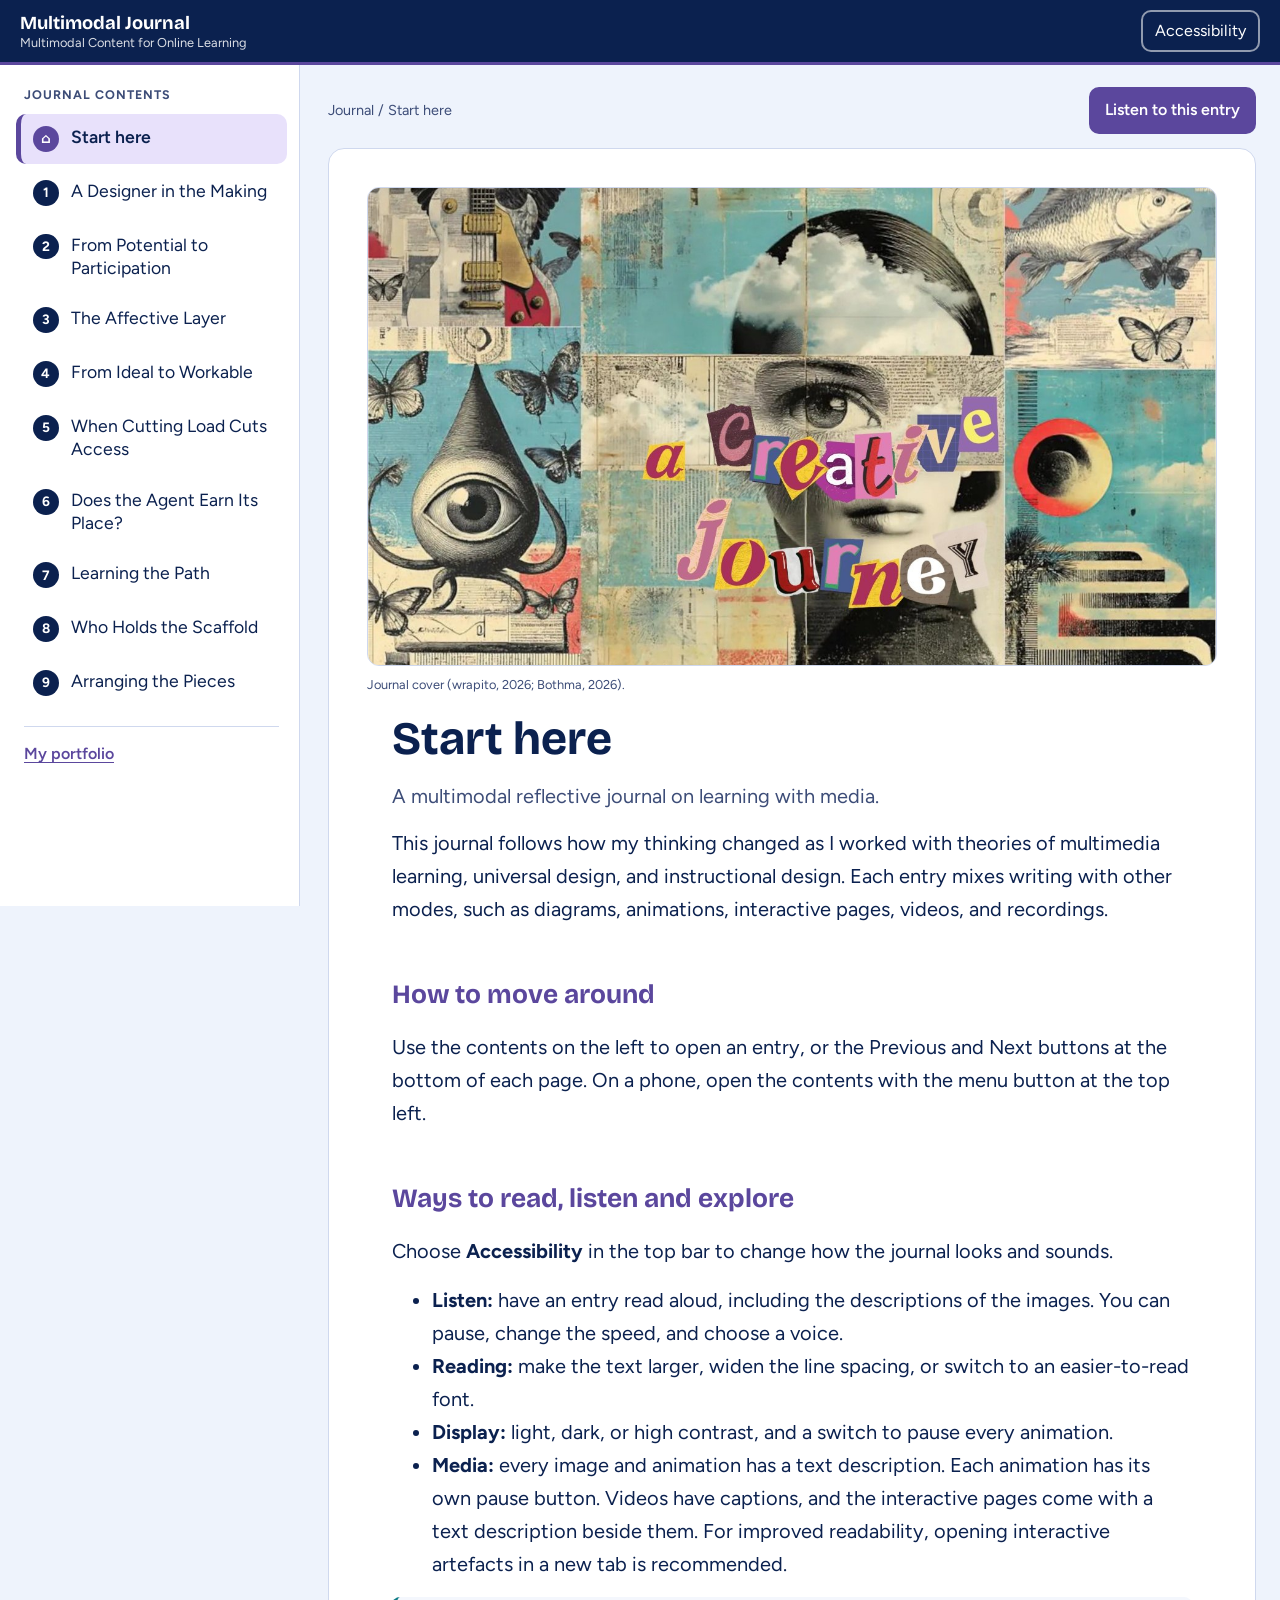
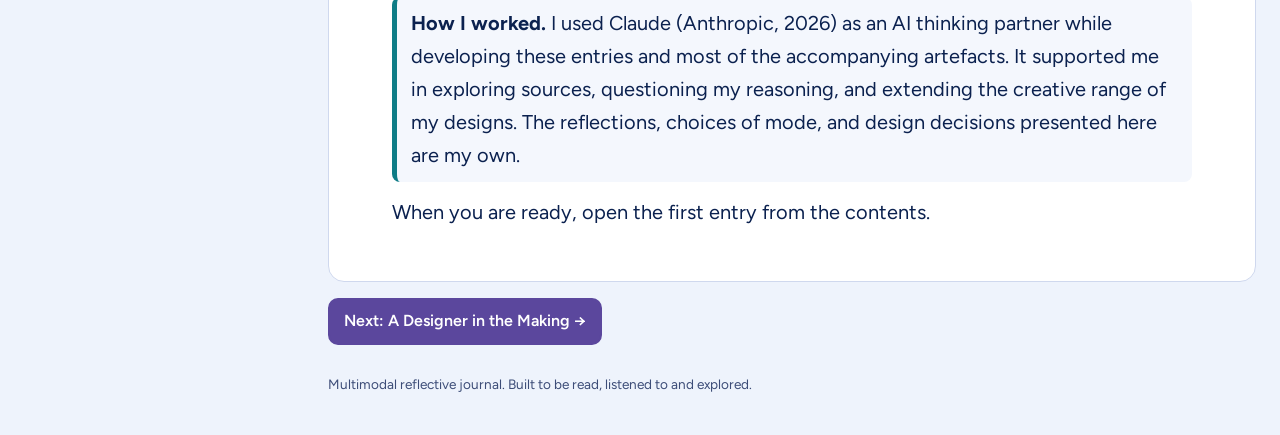
<file: index.html>
<!doctype html>
<html lang="en">
<head>
<meta charset="utf-8">
<meta name="viewport" content="width=device-width, initial-scale=1">
<title>Multimodal Journal</title>
<meta name="description" content="A multimodal reflective journal on learning with media, with accessibility tools built in.">
<link rel="preconnect" href="https://fonts.googleapis.com">
<link rel="stylesheet" href="https://fonts.googleapis.com/css2?family=Atkinson+Hyperlegible:wght@400;700&family=Bricolage+Grotesque:wght@600;700&family=Figtree:wght@400;500;600;700&display=swap">
<link rel="stylesheet" href="css/style.css">
</head>
<body>
<a class="skip" href="#content">Skip to the journal entry</a>

<header class="topbar">
  <button id="menuBtn" class="icon-btn menu-btn" aria-expanded="false" aria-controls="sidebar">
    <span aria-hidden="true">☰</span><span class="sr">Journal contents</span>
  </button>
  <div class="brand">
    <span class="brand-title">Multimodal Journal</span>
    <span class="brand-sub">Multimodal Content for Online Learning</span>
  </div>
  <button id="a11yBtn" class="pill-btn" aria-expanded="false" aria-controls="a11y">Accessibility</button>
</header>

<section id="a11y" class="a11y" aria-label="Accessibility settings" hidden>
  <div class="a11y-grid">
    <fieldset>
      <legend>Listen</legend>
      <div class="row">
        <button id="aPlay" class="btn">Play</button>
        <button id="aStop" class="btn ghost">Stop</button>
      </div>
      <label>Speed
        <select id="aRate">
          <option value="0.8">Slower</option>
          <option value="1" selected>Normal</option>
          <option value="1.25">Faster</option>
          <option value="1.5">Fastest</option>
        </select>
      </label>
      <label>Voice <select id="aVoice"><option value="">Default voice</option></select></label>
      <p class="hint" id="aHint"></p>
    </fieldset>
    <fieldset>
      <legend>Reading</legend>
      <div class="row">
        <button id="aSmaller" class="btn ghost" aria-label="Smaller text">A−</button>
        <button id="aReset" class="btn ghost">Reset</button>
        <button id="aLarger" class="btn ghost" aria-label="Larger text">A+</button>
      </div>
      <label class="check"><input type="checkbox" id="aFont"> Easier-to-read font</label>
      <label class="check"><input type="checkbox" id="aSpacing"> Wider line spacing</label>
    </fieldset>
    <fieldset>
      <legend>Display</legend>
      <label>Theme
        <select id="aTheme">
          <option value="auto">Match my device</option>
          <option value="light">Light</option>
          <option value="dark">Dark</option>
          <option value="hc">High contrast</option>
        </select>
      </label>
      <label class="check"><input type="checkbox" id="aMotion"> Pause animations</label>
    </fieldset>
  </div>
</section>

<div class="layout">
  <nav id="sidebar" class="sidebar" aria-label="Journal contents">
    <p class="side-label">Journal contents</p>
    <ol id="entryList" class="entry-list"></ol>
    <p class="side-link"><a href="https://zandaleyid.github.io" target="_blank" 
    rel="noopener">My portfolio<span class="sr"> (opens in a new tab)</span></a></p>
  </nav>
  <div id="scrim" class="scrim" hidden></div>

  <main id="main" class="main">
    <div id="siteStrip" class="site-strip" hidden></div>
    <div class="pagebar" id="pagebar">
      <p id="crumb" class="crumb"></p>
      <div class="row">
        <button id="listenBtn" class="btn">Listen to this entry</button>
      </div>
    </div>
    <article id="content" class="content" tabindex="-1" aria-live="polite"></article>
    <nav class="pager" aria-label="Entry navigation">
      <a id="prevLink" class="btn ghost" href="#" hidden></a>
      <a id="nextLink" class="btn" href="#" hidden></a>
    </nav>
    <footer class="foot">Multimodal reflective journal. Built to be read, listened to and explored.</footer>
  </main>
</div>

<script src="js/app.js"></script>
</body>
</html>
</file>
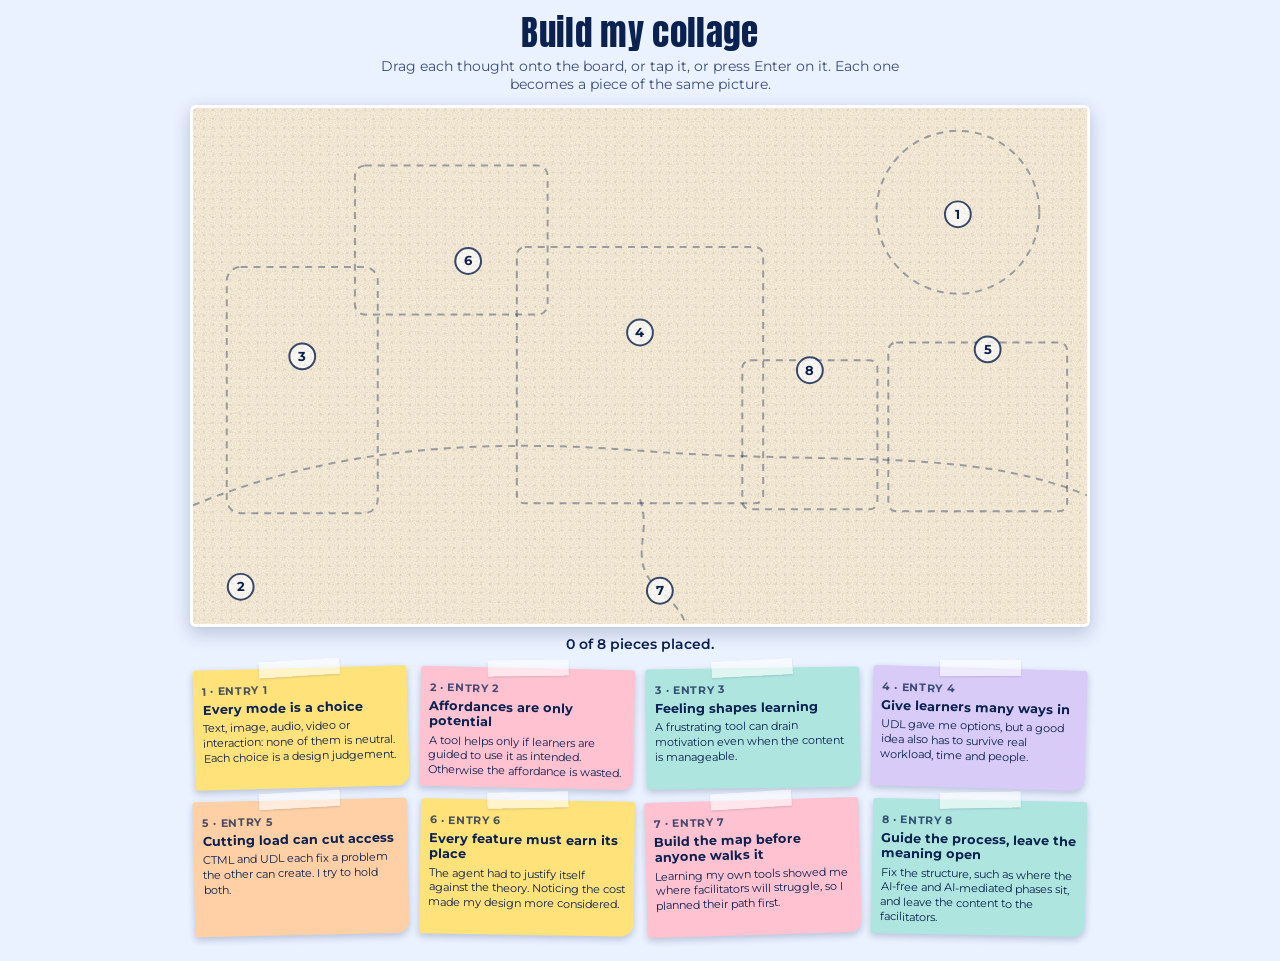
<file: final-collage.html>
<!doctype html>
<html lang="en">
<head>
<meta charset="utf-8">
<meta name="viewport" content="width=device-width, initial-scale=1">
<title>Build the collage: what this module taught me</title>
<link rel="preconnect" href="https://fonts.googleapis.com">
<link rel="stylesheet" href="https://fonts.googleapis.com/css2?family=Abril+Fatface&family=Anton&family=Montserrat:ital,wght@0,400;0,600;0,700;1,400&family=Special+Elite&display=swap">
<style>
:root{--bg:#eaf1ff;--navy:#0b214f;--muted:#3d4d78;--purple:#5b479d;--teal:#0e7c86}
*{box-sizing:border-box}
body{margin:0;background:var(--bg);color:var(--navy);font-family:Montserrat,system-ui,sans-serif;padding:14px 16px 18px}
h1{font-family:Anton,Impact,"Arial Narrow",sans-serif;font-weight:400;text-align:center;margin:0 0 4px;font-size:clamp(1.3rem,5vw,2.2rem);letter-spacing:.01em;line-height:1.1}
.sub{text-align:center;margin:0 auto 12px;font-size:.9rem;max-width:62ch;color:var(--muted)}
.wrap{max-width:900px;margin:0 auto}
.board{position:relative;border-radius:6px;box-shadow:0 6px 18px rgba(11,33,79,.22);overflow:hidden;background:#f6ecd8;border:3px solid #fff;outline:2px dashed transparent;transition:outline-color .15s}
.board.over{outline-color:var(--purple)}
.board svg{display:block;width:100%;height:auto}
.badge circle{fill:#fff;stroke:var(--navy);stroke-width:2;opacity:.8}
.badge text{font:700 13px Montserrat,sans-serif;fill:var(--navy);text-anchor:middle;dominant-baseline:central}
.placed .badge circle{fill:var(--navy);opacity:1}
.placed .badge text{fill:#fff}
.ghost{fill:none;stroke:var(--navy);stroke-width:2;stroke-dasharray:7 6;opacity:.38}
.slot.hint .ghost{opacity:1;stroke:var(--purple);stroke-width:3;animation:pulse 1s ease-in-out infinite}
.slot.hint .badge circle{opacity:1;stroke:var(--purple);stroke-width:3}
@keyframes pulse{50%{stroke-opacity:.35}}
.piece{opacity:0}
.slot.placed .piece{opacity:1}
.slot.placed .ghost{display:none}
.slot.flash .piece{animation:flash .9s ease}
@keyframes flash{30%{filter:brightness(1.25) drop-shadow(0 0 10px #fff)}}
.extras{opacity:0;transition:opacity .8s}
.done .extras{opacity:1}
.wing{animation:flap .5s ease-in-out infinite alternate}
.wing.r{animation-delay:0s}
@keyframes flap{to{transform:scaleX(.5)}}
.status{min-height:1.5em;text-align:center;font-weight:600;font-size:.88rem;margin:8px 0 4px}
.tools{text-align:center;margin:0 0 6px}
.tools[hidden]{display:none}
.tools button{font:inherit;font-weight:700;font-size:.85rem;background:var(--navy);color:#fff;border:0;border-radius:999px;padding:8px 16px;cursor:pointer}
button:focus-visible{outline:3px solid #f2b84b;outline-offset:3px}
.tray{display:grid;grid-template-columns:repeat(4,1fr);gap:12px;padding:8px 4px}
.card{all:unset;box-sizing:border-box;display:flex;flex-direction:column;gap:4px;position:relative;cursor:grab;padding:14px 9px 9px;border-radius:3px 3px 12px 3px;background:var(--c);box-shadow:0 3px 7px rgba(11,33,79,.22);transform:rotate(var(--r,0deg));transition:transform .2s,opacity .3s;touch-action:manipulation;user-select:none;-webkit-user-select:none}
.card::before{content:"";position:absolute;top:-8px;left:50%;width:38%;height:16px;transform:translateX(-50%) rotate(-2deg);background:rgba(255,255,255,.6);box-shadow:0 1px 2px rgba(11,33,79,.15)}
.card:hover{transform:rotate(0) scale(1.03)}
.card:focus-visible{outline:3px solid #f2b84b;outline-offset:3px}
.card .n{font-weight:700;font-size:.68rem;letter-spacing:.06em;text-transform:uppercase;opacity:.75}
.card .t{font-weight:700;font-size:.8rem;line-height:1.2}
.card .d{font-size:.7rem;line-height:1.32}
.card[aria-disabled=true]{opacity:.5;cursor:pointer;box-shadow:none}
.card[aria-disabled=true] .n::after{content:" ✓"}
.dragging{position:fixed;z-index:50;pointer-events:none;margin:0;transform:rotate(4deg) scale(1.04)!important;box-shadow:0 12px 24px rgba(11,33,79,.35);opacity:.95}
@media(max-width:700px){.tray{grid-template-columns:repeat(2,1fr);gap:12px}.card .d{font-size:.68rem}}
@media(prefers-reduced-motion:reduce){*{animation:none!important;transition:none!important}}
.sr{position:absolute;width:1px;height:1px;overflow:hidden;clip:rect(0 0 0 0);white-space:nowrap}
</style>
</head>
<body>
<div class="wrap">
<h1>Build my collage</h1>
<p class="sub" id="how">Drag each thought onto the board, or tap it, or press Enter on it. Each one becomes a piece of the same picture.</p>

<div class="board" id="board">
<svg id="svg" viewBox="0 0 900 520" role="img" aria-labelledby="svgtitle">
<title id="svgtitle">A paper-cut collage scene, still empty.</title>
<defs>
<filter id="torn" x="-6%" y="-6%" width="112%" height="112%">
<feTurbulence type="fractalNoise" baseFrequency="0.045" numOctaves="2" seed="4" result="n"/>
<feDisplacementMap in="SourceGraphic" in2="n" scale="5" xChannelSelector="R" yChannelSelector="G" result="d"/>
<feDropShadow in="d" dx="2" dy="3" stdDeviation="2.2" flood-color="#0b214f" flood-opacity=".3"/>
</filter>
<filter id="grain" x="0" y="0" width="100%" height="100%">
<feTurbulence type="fractalNoise" baseFrequency="0.8" numOctaves="2" seed="9"/>
<feColorMatrix values="0 0 0 0 .3  0 0 0 0 .25  0 0 0 0 .2  0 0 0 .9 -.35"/>
</filter>
<filter id="lift" x="-20%" y="-20%" width="140%" height="140%"><feDropShadow dx="1.5" dy="2.5" stdDeviation="1.5" flood-color="#0b214f" flood-opacity=".4"/></filter>
<radialGradient id="glow" cx="50%" cy="60%" r="65%"><stop offset="0" stop-color="#fffbe0"/><stop offset=".6" stop-color="#ffe27a"/><stop offset="1" stop-color="#f6a35c"/></radialGradient>
<pattern id="dots" width="9" height="9" patternUnits="userSpaceOnUse"><circle cx="2" cy="2" r="1.2" fill="#0b214f" opacity=".08"/></pattern>
</defs>

<rect width="900" height="520" fill="#f6ecd8"/>
<rect width="900" height="520" fill="url(#dots)"/>

<!-- 1 SUN -->
<g class="slot" id="s1"><circle class="ghost" cx="770" cy="105" r="82"/>
<g class="piece" filter="url(#torn)"><polygon fill="#f2c94c" points="770,22 785,60 822,38 814,80 858,82 826,108 856,136 812,138 822,180 784,156 770,192 756,156 718,180 728,138 684,136 714,108 682,82 726,80 718,38 755,60"/><circle cx="770" cy="107" r="44" fill="#ef7d32"/><circle cx="770" cy="107" r="26" fill="#f6a35c"/></g>
<g class="badge"><circle cx="770" cy="107" r="13"/><text x="770" y="107">1</text></g></g>

<!-- 2 HILL -->
<g class="slot" id="s2"><path class="ghost" d="M0,400 C120,350 260,330 450,345 C640,360 780,340 900,390"/>
<g class="piece" filter="url(#torn)"><path fill="#d98aa6" d="M0,520 L0,400 C120,350 260,330 450,345 C640,360 780,340 900,390 L900,520Z"/><path fill="#c2708f" d="M0,520 L0,455 C200,418 420,445 900,425 L900,520Z"/><path fill="#8a5bb0" d="M0,520 L0,490 C260,470 560,500 900,478 L900,520Z"/></g>
<g class="badge"><circle cx="48" cy="482" r="13"/><text x="48" y="482">2</text></g></g>

<!-- 7 PATH (drawn before gate) -->
<g class="slot" id="s7"><path class="ghost" d="M450,394 C462,430 440,448 462,478 C480,494 492,506 496,520"/>
<g class="piece" filter="url(#torn)"><path fill="#f8efc9" d="M402,392 L498,392 C490,425 450,440 470,470 C486,492 520,506 548,520 L400,520 C396,500 420,486 424,468 C430,440 410,422 402,392Z"/><path fill="none" stroke="#c2708f" stroke-width="3" stroke-dasharray="2 10" stroke-linecap="round" d="M450,400 C462,432 440,450 462,480 C478,496 490,506 496,518"/></g>
<g class="badge"><circle cx="470" cy="486" r="13"/><text x="470" y="486">7</text></g></g>

<!-- 4 GATE -->
<g class="slot" id="s4"><rect class="ghost" x="326" y="140" width="248" height="258" rx="8"/>
<g class="piece" filter="url(#torn)"><path d="M338,392 V280 a112,112 0 0 1 224,0 V392Z" fill="#5cc4bd"/><path d="M350,392 V280 a100,100 0 0 1 200,0 V392Z" fill="#f2c94c"/><path d="M362,392 V280 a88,88 0 0 1 176,0 V392Z" fill="#ef7d32"/><path d="M374,392 V280 a76,76 0 0 1 152,0 V392Z" fill="#e8708f"/><path d="M388,392 V280 a62,62 0 0 1 124,0 V392Z" fill="url(#glow)"/>
<polygon points="425,291 427.5,297.5 434,300 427.5,302.5 425,309 422.5,302.5 416,300 422.5,297.5" fill="#fff"/><polygon points="478,255 480.0,260.0 485,262 480.0,264.0 478,269 476.0,264.0 471,262 476.0,260.0" fill="#fff"/><polygon points="458,330 459.4,333.6 463,335 459.4,336.4 458,340 456.6,336.4 453,335 456.6,333.6" fill="#fff"/><polygon points="414,352 415.1,354.9 418,356 415.1,357.1 414,360 412.9,357.1 410,356 412.9,354.9" fill="#f48fb1"/><polygon points="490,313 491.4,316.6 495,318 491.4,319.4 490,323 488.6,319.4 485,318 488.6,316.6" fill="#f48fb1"/>
<polygon points="450,150 458,170 478,170 462,182 468,202 450,190 432,202 438,182 422,170 442,170" fill="#f2c94c" stroke="#ef7d32" stroke-width="2"/>
<rect x="328" y="388" width="244" height="10" rx="3" fill="#8a5bb0"/></g>
<g class="badge"><circle cx="450" cy="226" r="13"/><text x="450" y="226">4</text></g></g>

<!-- 3 TREE -->
<g class="slot" id="s3"><rect class="ghost" x="34" y="160" width="152" height="248" rx="14"/>
<g class="piece" filter="url(#torn)"><g transform="translate(0,8)">
<path d="M84,402 C98,396 100,386 100,372 L120,372 C120,386 124,396 138,402Z" fill="#7a4a2a"/>
<path d="M110,380 C100,350 122,334 110,306 C102,286 120,272 112,252" stroke="#7a4a2a" stroke-width="17" fill="none" stroke-linecap="round"/>
<path d="M112,326 C132,318 146,304 150,288 M108,300 C92,292 82,280 78,264" stroke="#7a4a2a" stroke-width="8" fill="none" stroke-linecap="round"/>
<path d="M104,352 c10,-6 12,8 2,9 M110,322 c8,-5 10,6 2,8" stroke="#c2956a" stroke-width="2.5" fill="none" stroke-linecap="round"/>
<circle cx="74" cy="236" r="34" fill="#2f9e8f"/><circle cx="148" cy="236" r="34" fill="#2f9e8f"/><circle cx="110" cy="198" r="46" fill="#5cc4bd"/><circle cx="110" cy="240" r="42" fill="#5cc4bd"/><circle cx="78" cy="206" r="22" fill="#8fd3c9"/>
<g fill="#f48fb1"><circle cx="92" cy="190" r="7"/><circle cx="132" cy="206" r="7"/><circle cx="70" cy="240" r="6"/><circle cx="150" cy="240" r="6"/><circle cx="110" cy="170" r="6"/></g>
<g fill="#ef7d32"><circle cx="90" cy="260" r="8"/><circle cx="130" cy="262" r="8"/><circle cx="112" cy="222" r="7"/></g>
<polygon points="146,204 150,214 160,216 150,220 146,230 142,220 132,216 142,214" fill="#f2c94c"/>
<polygon points="66,196 69,203 76,205 69,208 66,215 63,208 56,205 63,203" fill="#f2c94c"/>
<path d="M60,282 C54,300 70,312 64,330" stroke="#0b214f" stroke-width="2" stroke-dasharray="2 7" fill="none" stroke-linecap="round" opacity=".5"/></g></g>
<g class="badge"><circle cx="110" cy="250" r="13"/><text x="110" y="250">3</text></g></g>

<!-- 6 SWALLOW -->
<g class="slot" id="s6"><rect class="ghost" x="163" y="58" width="194" height="150" rx="10"/>
<g class="piece" filter="url(#torn)"><g transform="translate(55,22)">
<path d="M126,168 C150,170 170,164 188,152 M120,184 C148,186 172,178 196,164" stroke="#0b214f" stroke-width="2.5" stroke-dasharray="3 9" stroke-linecap="round" fill="none" opacity=".45"/>
<path d="M246,114 C238,86 216,60 186,40 C206,72 214,98 220,120Z" fill="#14306e"/>
<polygon points="190,126 114,106 152,132 118,158 192,138" fill="#1f3f8f"/>
<path d="M176,128 C190,108 232,106 260,114 C272,118 278,124 278,128 C264,140 224,148 176,132Z" fill="#1f3f8f"/>
<path d="M190,136 C220,140 250,138 272,130 C262,142 226,150 190,138Z" fill="#fff3d6"/>
<ellipse cx="268" cy="129" rx="9" ry="5" fill="#d9603b"/>
<path d="M238,120 C212,98 178,76 136,64 C168,82 188,108 204,132Z" fill="#2f5fc0"/>
<path d="M226,118 C206,102 184,88 160,78" stroke="#14306e" stroke-width="2" fill="none" opacity=".5"/>
<polygon points="277,124 294,128 277,132" fill="#0b214f"/>
<circle cx="266" cy="120" r="4" fill="#fff"/><circle cx="267" cy="120" r="2" fill="#0b214f"/></g></g>
<g class="badge"><circle cx="277" cy="154" r="13"/><text x="277" y="154">6</text></g></g>

<!-- 8 SIGNPOST -->
<g class="slot" id="s8"><rect class="ghost" x="553" y="254" width="136" height="150" rx="8"/>
<g class="piece" filter="url(#torn)"><g transform="translate(-30,0)"><rect x="645" y="270" width="12" height="130" fill="#7a4a2a"/><polygon points="620,284 692,284 710,300 692,316 620,316" fill="#0b214f"/><polygon points="684,326 612,326 594,342 612,358 684,358" fill="#0e7c86"/><text x="634" y="305" font-family="Anton,sans-serif" font-size="14" fill="#fff" letter-spacing="1">GUIDE</text><text x="624" y="347" font-family="Anton,sans-serif" font-size="14" fill="#fff" letter-spacing="1">OPEN</text></g></g>
<g class="badge"><circle cx="621" cy="264" r="13"/><text x="621" y="264">8</text></g></g>

<!-- 5 SCALES -->
<g class="slot" id="s5"><rect class="ghost" x="700" y="236" width="180" height="170" rx="8"/>
<g class="piece" filter="url(#torn)"><rect x="796" y="262" width="8" height="128" fill="#0b214f"/><polygon points="772,400 828,400 818,384 782,384" fill="#0b214f"/><rect x="735" y="262" width="130" height="8" rx="4" fill="#0b214f"/><circle cx="800" cy="262" r="9" fill="#f2c94c"/><path d="M737,268 L717,330 M737,268 L757,330 M863,268 L843,330 M863,268 L883,330" stroke="#0b214f" stroke-width="2" fill="none"/><path d="M707,330 Q737,358 767,330Z" fill="#5cc4bd"/><path d="M833,330 Q863,358 893,330Z" fill="#f48fb1"/></g>
<g class="badge"><circle cx="800" cy="243" r="13"/><text x="800" y="243">5</text></g></g>

<!-- Finale extras -->
<g class="extras" id="extras" aria-hidden="true">
<g id="title"></g>
<g transform="translate(300,260) rotate(-14)"><g class="wing"><path d="M0,0 C-18,-24 -36,-6 -24,10 C-16,20 -4,12 0,0Z" fill="#ef7d32" stroke="#0b214f" stroke-width="2"/></g><g class="wing"><path d="M0,0 C18,-24 36,-6 24,10 C16,20 4,12 0,0Z" fill="#ef7d32" stroke="#0b214f" stroke-width="2"/></g><ellipse cx="0" cy="3" rx="2.5" ry="9" fill="#0b214f"/></g>
<g transform="translate(600,150) rotate(12)"><g class="wing"><path d="M0,0 C-18,-24 -36,-6 -24,10 C-16,20 -4,12 0,0Z" fill="#f48fb1" stroke="#0b214f" stroke-width="2"/></g><g class="wing"><path d="M0,0 C18,-24 36,-6 24,10 C16,20 4,12 0,0Z" fill="#f48fb1" stroke="#0b214f" stroke-width="2"/></g><ellipse cx="0" cy="3" rx="2.5" ry="9" fill="#0b214f"/></g>
<g transform="translate(268,350) rotate(-6)"><g class="wing"><path d="M0,0 C-14,-19 -28,-5 -19,8 C-13,16 -3,10 0,0Z" fill="#f2c94c" stroke="#0b214f" stroke-width="2"/></g><g class="wing"><path d="M0,0 C14,-19 28,-5 19,8 C13,16 3,10 0,0Z" fill="#f2c94c" stroke="#0b214f" stroke-width="2"/></g><ellipse cx="0" cy="2" rx="2" ry="7" fill="#0b214f"/></g>
</g>
<rect width="900" height="520" filter="url(#grain)" opacity=".5" style="mix-blend-mode:multiply;pointer-events:none"/>
</svg>
</div>

<p class="status" id="status" role="status" aria-live="polite">0 of 8 pieces placed.</p>
<div class="tools" id="tools" hidden><button id="reset" type="button">Take it apart and start again</button></div>
<div class="tray" id="tray"></div>
</div>

<script>
/* Edit the thoughts here. Keep the ids 1 to 8; each one is tied to a piece of the picture. */
var THOUGHTS = [
 {id:1, entry:"Entry 1", piece:"the sun", title:"Every mode is a choice", text:"Text, image, audio, video or interaction: none of them is neutral. Each choice is a design judgement.", c:"#ffe27a"},
 {id:2, entry:"Entry 2", piece:"the hill", title:"Affordances are only potential", text:"A tool helps only if learners are guided to use it as intended. Otherwise the affordance is wasted.", c:"#ffc2d1"},
 {id:3, entry:"Entry 3", piece:"the tree", title:"Feeling shapes learning", text:"A frustrating tool can drain motivation even when the content is manageable.", c:"#aee6df"},
 {id:4, entry:"Entry 4", piece:"the gate", title:"Give learners many ways in", text:"UDL gave me options, but a good idea also has to survive real workload, time and people.", c:"#d9cbf7"},
 {id:5, entry:"Entry 5", piece:"the scales", title:"Cutting load can cut access", text:"CTML and UDL each fix a problem the other can create. I try to hold both.", c:"#ffcfa5"},
 {id:6, entry:"Entry 6", piece:"the swallow", title:"Every feature must earn its place", text:"The agent had to justify itself against the theory. Noticing the cost made my design more considered.", c:"#ffe27a"},
 {id:7, entry:"Entry 7", piece:"the path", title:"Build the map before anyone walks it", text:"Learning my own tools showed me where facilitators will struggle, so I planned their path first.", c:"#ffc2d1"},
 {id:8, entry:"Entry 8", piece:"the signpost", title:"Guide the process, leave the meaning open", text:"Fix the structure, such as where the AI-free and AI-mediated phases sit, and leave the content to the facilitators.", c:"#aee6df"}
];
var FINAL_WORDS = "still becoming";
var FINAL_MESSAGE = "That is the whole picture, for now. Like this journal, it is not a final thought. I would rearrange it every time I learn something new.";

var svg=document.getElementById("svg"), board=document.getElementById("board"), tray=document.getElementById("tray");
var statusEl=document.getElementById("status"), resetBtn=document.getElementById("reset"), svgTitle=document.getElementById("svgtitle");
var placed={}, count=0, reduce=window.matchMedia("(prefers-reduced-motion: reduce)").matches;
var anchors={1:[770,107],2:[450,440],3:[110,250],4:[450,226],5:[800,243],6:[277,154],7:[470,486],8:[621,264]};
var rot=[-1.5,1.2,-.8,1.6,-1.2,.9,-1.6,1.1];

THOUGHTS.forEach(function(t,i){
  var b=document.createElement("button"); b.type="button"; b.className="card"; b.id="c"+t.id;
  b.style.setProperty("--c",t.c); b.style.setProperty("--r",rot[i]+"deg");
  b.innerHTML='<span class="n">'+t.id+' · '+t.entry+'</span><span class="t">'+t.title+'</span><span class="d">'+t.text+'</span>';
  b.setAttribute("aria-label",t.entry+": "+t.title+". "+t.text+" Press Enter to place it on the board as "+t.piece+".");
  tray.appendChild(b);
  b.addEventListener("pointerenter",function(){ if(!placed[t.id]) slot(t.id).classList.add("hint"); });
  b.addEventListener("pointerleave",function(){ slot(t.id).classList.remove("hint"); });
  b.addEventListener("focus",function(){ if(!placed[t.id]) slot(t.id).classList.add("hint"); });
  b.addEventListener("blur",function(){ slot(t.id).classList.remove("hint"); });
  b.addEventListener("click",function(){ if(b._dragged){b._dragged=false;return;} place(t.id,null); });
  b.addEventListener("pointerdown",function(e){ startDrag(e,b,t.id); });
});
function slot(id){return document.getElementById("s"+id);}

function place(id,from){
  if(placed[id]){ var s0=slot(id); s0.classList.remove("flash"); void s0.getBoundingClientRect(); s0.classList.add("flash"); return; }
  placed[id]=true; count++;
  var s=slot(id); s.classList.remove("hint"); s.classList.add("placed");
  var card=document.getElementById("c"+id); card.setAttribute("aria-disabled","true");
  var piece=s.querySelector(".piece");
  if(!reduce && piece.animate){
    var a=anchors[id], p=from||a, dx=p[0]-a[0], dy=p[1]-a[1];
    if(!from){ dx=(Math.random()<.5?-1:1)*60; dy=-90; }
    piece.style.transformBox="fill-box"; piece.style.transformOrigin="center";
    piece.animate([{transform:"translate("+dx+"px,"+dy+"px) rotate(-14deg) scale(.5)",opacity:0},{transform:"none",opacity:1}],{duration:650,easing:"cubic-bezier(.2,1.25,.4,1)"});
  }
  var t=THOUGHTS[id-1];
  statusEl.textContent=count+" of 8 pieces placed. "+t.entry+" became "+t.piece+": "+t.title+".";
  var names=THOUGHTS.filter(function(x){return placed[x.id];}).map(function(x){return x.piece;});
  svgTitle.textContent="A paper-cut collage scene. Pieces placed so far: "+names.join(", ")+".";
  document.getElementById("tools").hidden=false;
  if(count===8) finish();
}

function finish(){
  var g=document.getElementById("title");
  if(!g.firstChild){
    var fonts=["Abril Fatface","Special Elite","Anton","Abril Fatface"], cols=["#f6d9e0","#f2c94c","#5cc4bd","#8a5bb0","#ef7d32","#7a2c4a"], txt=["#7a2c4a","#0b214f","#0b214f","#fff","#fff","#fff"];
    var x=270, i=0;
    FINAL_WORDS.split("").forEach(function(ch){
      if(ch===" "){ x+=14; return; }
      var k=i%6, r=((i*37)%13)-6;
      var gr=document.createElementNS("http://www.w3.org/2000/svg","g");
      gr.setAttribute("transform","translate("+x+",36) rotate("+r+")");
      gr.setAttribute("filter","url(#lift)");
      gr.innerHTML='<rect x="-17" y="-24" width="35" height="46" fill="'+cols[k]+'"/><text x="0" y="0" text-anchor="middle" dominant-baseline="central" font-family="'+fonts[i%4]+'" font-size="34" font-weight="700" fill="'+txt[k]+'">'+ch+'</text>';
      g.appendChild(gr); x+=34; i++;
    });
  }
  board.classList.add("done");
  svg.classList.add("done");
  setTimeout(function(){ statusEl.textContent=FINAL_MESSAGE; },900);
}
resetBtn.addEventListener("click",function(){
  placed={}; count=0; svg.classList.remove("done"); board.classList.remove("done");
  document.querySelectorAll(".slot").forEach(function(s){s.classList.remove("placed","flash","hint");});
  document.querySelectorAll(".card").forEach(function(c){c.removeAttribute("aria-disabled");});
  statusEl.textContent="0 of 8 pieces placed."; svgTitle.textContent="A paper-cut collage scene, still empty."; document.getElementById("tools").hidden=true;
});
/* the .done class needs to sit on the svg wrapper for the extras */
var st=document.createElement("style"); st.textContent=".done .extras,svg.done .extras{opacity:1}"; document.head.appendChild(st);

function toSvg(cx,cy){ var pt=svg.createSVGPoint(); pt.x=cx; pt.y=cy; var m=svg.getScreenCTM(); if(!m) return null; var q=pt.matrixTransform(m.inverse()); return [q.x,q.y]; }
function startDrag(e,card,id){
  if(e.pointerType==="touch"||e.button!==0||placed[id]) return;
  var sx=e.clientX, sy=e.clientY, ghost=null, r=card.getBoundingClientRect(), moved=false;
  function mv(ev){
    if(!moved && Math.hypot(ev.clientX-sx,ev.clientY-sy)<6) return;
    if(!moved){ moved=true; ghost=card.cloneNode(true); ghost.removeAttribute("id"); ghost.classList.add("dragging"); ghost.style.width=r.width+"px"; document.body.appendChild(ghost); }
    ghost.style.left=(ev.clientX-r.width/2)+"px"; ghost.style.top=(ev.clientY-20)+"px";
    var b=board.getBoundingClientRect(); board.classList.toggle("over",ev.clientX>b.left&&ev.clientX<b.right&&ev.clientY>b.top&&ev.clientY<b.bottom);
  }
  function up(ev){
    window.removeEventListener("pointermove",mv); window.removeEventListener("pointerup",up);
    board.classList.remove("over");
    if(!moved) return;
    card._dragged=true; setTimeout(function(){card._dragged=false;},0);
    ghost.remove();
    var b=board.getBoundingClientRect();
    if(ev.clientX>b.left&&ev.clientX<b.right&&ev.clientY>b.top&&ev.clientY<b.bottom){ place(id,toSvg(ev.clientX,ev.clientY)); }
  }
  window.addEventListener("pointermove",mv); window.addEventListener("pointerup",up);
}
</script>
</body>
</html>
</file>
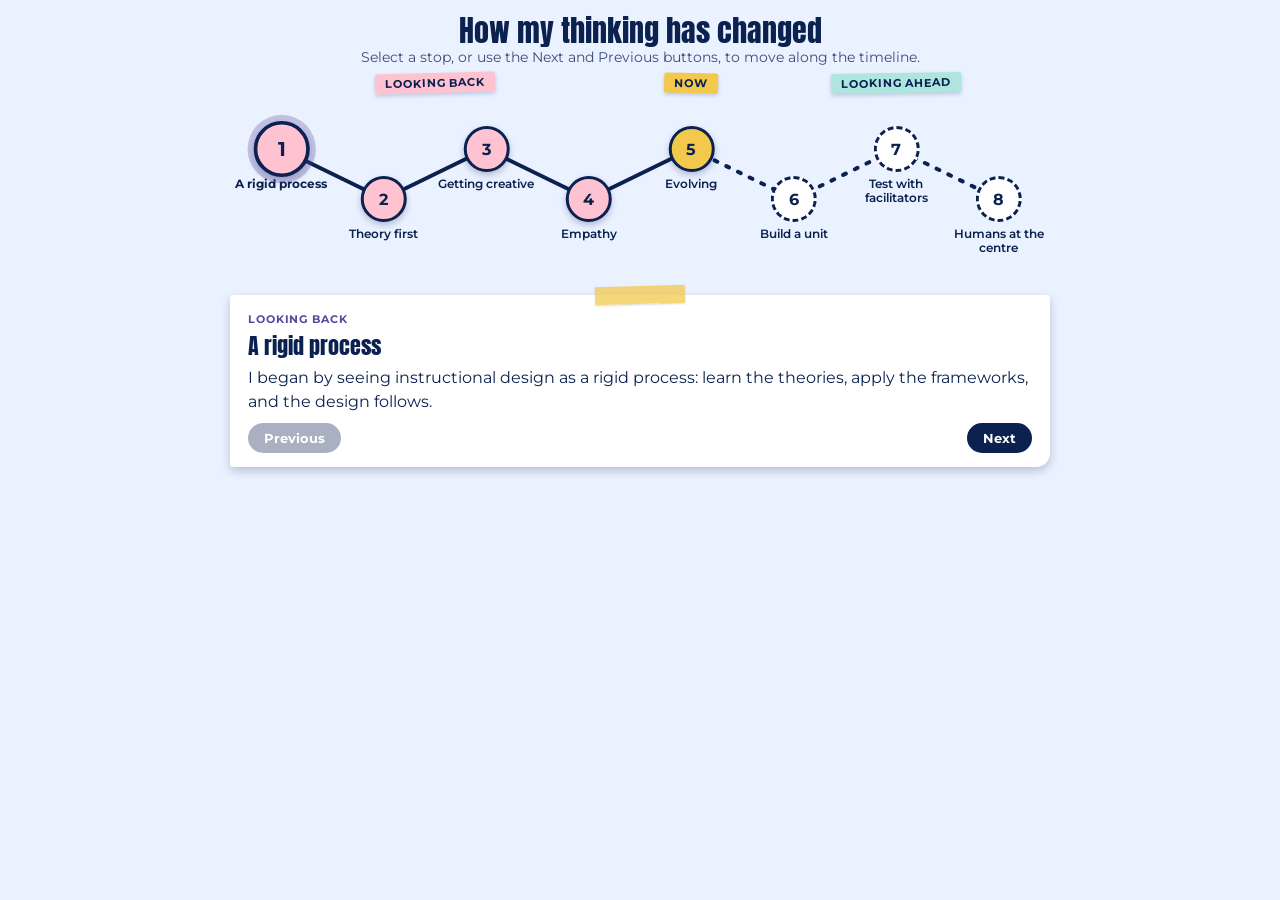
<file: reflection-timeline.html>
<!doctype html>
<html lang="en">
<head>
<meta charset="utf-8">
<meta name="viewport" content="width=device-width, initial-scale=1">
<title>Looking back and looking ahead: an interactive timeline</title>
<link rel="preconnect" href="https://fonts.googleapis.com">
<link rel="stylesheet" href="https://fonts.googleapis.com/css2?family=Anton&family=Montserrat:ital,wght@0,400;0,600;0,700;1,400&display=swap">
<style>
:root{--bg:#eaf1ff;--navy:#0b214f;--muted:#3d4d78;--purple:#5b479d;--teal:#0e7c86}
*{box-sizing:border-box}
body{margin:0;background:var(--bg);color:var(--navy);font-family:Montserrat,system-ui,sans-serif;padding:14px 16px 16px}
.wrap{max-width:820px;margin:0 auto}
h1{font-family:Anton,Impact,"Arial Narrow",sans-serif;font-weight:400;text-align:center;margin:0 0 2px;font-size:clamp(1.2rem,4.5vw,1.9rem);line-height:1.1}
.sub{text-align:center;margin:0 0 6px;font-size:.85rem;color:var(--muted)}
/* phase tags */
.phases{position:relative;height:26px;margin-top:8px}
.tag{position:absolute;top:0;transform:translateX(-50%);font-weight:700;font-size:.7rem;letter-spacing:.08em;text-transform:uppercase;padding:3px 10px;border-radius:2px;white-space:nowrap;box-shadow:0 2px 4px rgba(11,33,79,.2)}
.t-back{left:25%;background:#ffc2d1;transform:translateX(-50%) rotate(-1.5deg)}
.t-now{left:56.25%;background:#f2c94c;transform:translateX(-50%) rotate(1.2deg)}
.t-ahead{left:81.25%;background:#aee6df;transform:translateX(-50%) rotate(-1deg)}
/* track */
.track{position:relative;height:190px;list-style:none;margin:0;padding:0}
.line{position:absolute;inset:0;width:100%;height:100%;pointer-events:none;overflow:visible}
.stop{position:absolute;width:12.5%;transform:translateX(-50%);display:flex;flex-direction:column;align-items:center;margin:0;padding:0}
.stop .node{all:unset;box-sizing:border-box;width:46px;height:46px;border-radius:50%;display:grid;place-items:center;cursor:pointer;font:700 1rem Montserrat,sans-serif;color:var(--navy);background:var(--c);border:3px solid var(--navy);box-shadow:0 3px 6px rgba(11,33,79,.25);transition:transform .2s}
.stop .node:hover{transform:scale(1.1)}
.stop .node:focus-visible{outline:3px solid #f2b84b;outline-offset:3px}
.stop.ahead .node{border-style:dashed;background:#fff}
.stop.ahead .node{box-shadow:none}
.stop.active .node{transform:scale(1.22);background:var(--c);border-style:solid;box-shadow:0 0 0 5px rgba(91,71,157,.28),0 3px 6px rgba(11,33,79,.25)}
.stop.ahead.active .node{background:var(--c)}
.stop .label{margin-top:6px;font-weight:600;font-size:.72rem;line-height:1.2;text-align:center;max-width:96px}
.stop.active .label{font-weight:700}
.detail-inline{display:none}
/* panel */
.panel{background:#fff;border-radius:3px 3px 14px 3px;box-shadow:0 4px 10px rgba(11,33,79,.22);padding:16px 18px 14px;position:relative;margin-top:6px;min-height:128px}
.panel::before{content:"";position:absolute;top:-9px;left:50%;width:90px;height:18px;transform:translateX(-50%) rotate(-1.5deg);background:rgba(242,201,76,.75);box-shadow:0 1px 2px rgba(11,33,79,.15)}
.panel .kicker{font-weight:700;font-size:.7rem;letter-spacing:.08em;text-transform:uppercase;color:var(--purple);margin:0 0 2px}
.panel h2{font-family:Anton,Impact,sans-serif;font-weight:400;font-size:1.35rem;margin:0 0 4px}
.panel p{margin:0;font-size:.98rem;line-height:1.5}
.nav{display:flex;justify-content:space-between;gap:10px;margin-top:10px}
.nav button{font:inherit;font-weight:700;font-size:.82rem;background:var(--navy);color:#fff;border:0;border-radius:999px;padding:7px 16px;cursor:pointer}
.nav button:disabled{opacity:.35;cursor:default}
button:focus-visible{outline:3px solid #f2b84b;outline-offset:3px}
.sr{position:absolute;width:1px;height:1px;overflow:hidden;clip:rect(0 0 0 0);white-space:nowrap}
@media(max-width:640px){
 .phases{display:none}
 .track{height:auto;display:flex;flex-direction:column;gap:0;padding-left:8px;margin-top:10px}
 .line{display:none}
 .track::before{content:"";position:absolute;left:30px;top:20px;bottom:20px;border-left:4px solid var(--navy)}
 .stop{position:relative;left:auto!important;top:auto!important;width:100%;transform:none;flex-direction:row;flex-wrap:wrap;align-items:center;gap:12px;padding:6px 0}
 .stop .label{margin:0;text-align:left;max-width:none;font-size:.9rem;flex:1}
 .stop .node{flex:none;width:44px;height:44px}
 .stop.back::before{content:none}
 .detail-inline{width:100%;margin-left:56px;padding:2px 6px 8px 0;font-size:.9rem;line-height:1.45}
 .stop.active .detail-inline{display:block}
 .panel{display:none}
}
@media(prefers-reduced-motion:reduce){*{transition:none!important}}
</style>
</head>
<body>
<div class="wrap">
<h1>How my thinking has changed</h1>
<p class="sub" id="how">Select a stop, or use the Next and Previous buttons, to move along the timeline.</p>

<div class="phases" aria-hidden="true"><span class="tag t-back">Looking back</span><span class="tag t-now">Now</span><span class="tag t-ahead">Looking ahead</span></div>

<ol class="track" id="track" aria-label="Timeline of eight stops from looking back to looking ahead">
<svg class="line" viewBox="0 0 800 190" preserveAspectRatio="none" aria-hidden="true">
<polyline id="solid" fill="none" stroke="#0b214f" stroke-width="4" stroke-linecap="round" stroke-linejoin="round" vector-effect="non-scaling-stroke"/>
<polyline id="dash" fill="none" stroke="#0b214f" stroke-width="4" stroke-dasharray="3 10" stroke-linecap="round" stroke-linejoin="round" vector-effect="non-scaling-stroke"/>
</svg>
</ol>

<div class="panel" id="panel" aria-live="polite">
<p class="kicker" id="pk"></p><h2 id="pt"></h2><p id="pp"></p>
<div class="nav"><button type="button" id="prev">Previous</button><button type="button" id="next">Next</button></div>
</div>
</div>

<script>
/* Edit the stops here. Phase must be "back", "now" or "ahead". */
var STOPS = [
 {phase:"back", kicker:"Looking back", label:"A rigid process", title:"A rigid process", text:"I began by seeing instructional design as a rigid process: learn the theories, apply the frameworks, and the design follows.", c:"#ffc2d1"},
 {phase:"back", kicker:"Looking back", label:"Theory first", title:"Theory first", text:"Feeling out of my depth, I put theory first, and I still believe it is what makes a design defensible.", c:"#ffc2d1"},
 {phase:"back", kicker:"Looking back", label:"Getting creative", title:"Getting creative", text:"In Practical Project 2, letting myself get creative with the facilitator's experience produced many ideas.", c:"#ffc2d1"},
 {phase:"back", kicker:"Looking back", label:"Empathy", title:"Creativity guided by empathy", text:"Putting myself in the facilitator's shoes showed me the ideas would overwhelm them, so I made the design achievable.", c:"#ffc2d1"},
 {phase:"now", kicker:"Now", label:"Evolving", title:"Design that evolves", text:"I now see design as evolving and never certain, so I test early, gather feedback and keep iterating.", c:"#f2c94c"},
 {phase:"ahead", kicker:"Looking ahead · soon", label:"Build a unit", title:"Build a unit", text:"Build one unit of CoTrace in Moodle or Articulate Rise to see it on a real platform and grow my technical skills.", c:"#aee6df"},
 {phase:"ahead", kicker:"Looking ahead · long term", label:"Test with facilitators", title:"Test with facilitators", text:"Eventually test CoTrace with facilitators or educators before any students, so feedback can cascade through the design.", c:"#aee6df"},
 {phase:"ahead", kicker:"Looking ahead · always", label:"Humans at the centre", title:"Humans at the centre", text:"Use AI tools fully, but keep human creativity and empathy at the heart of good design.", c:"#aee6df"}
];
var track=document.getElementById("track"), cur=0, N=STOPS.length;
var ys=[50,100,50,100,50,100,50,100];
var pts=STOPS.map(function(s,i){return ((i+.5)*100)+","+ys[i];});
var nowIdx=STOPS.findIndex(function(s){return s.phase==="now";});
document.getElementById("solid").setAttribute("points",pts.slice(0,nowIdx+1).join(" "));
document.getElementById("dash").setAttribute("points",pts.slice(nowIdx).join(" "));
STOPS.forEach(function(s,i){
  var li=document.createElement("li"); li.className="stop "+s.phase; li.style.left=((i+.5)*12.5)+"%"; li.style.top=(ys[i]-23)+"px"; li.style.setProperty("--c",s.c);
  li.innerHTML='<button type="button" class="node" aria-label="Stop '+(i+1)+' of '+N+': '+s.title+'">'+(i+1)+'</button><span class="label">'+s.label+'</span><div class="detail-inline" aria-hidden="true"><strong>'+s.title+'.</strong> '+s.text+'</div>';
  li.querySelector(".node").addEventListener("click",function(){show(i,true);});
  track.appendChild(li);
});
function show(i,focus){
  cur=i; var s=STOPS[i];
  track.querySelectorAll(".stop").forEach(function(li,k){li.classList.toggle("active",k===i); li.querySelector(".node").setAttribute("aria-current",k===i?"step":"false");});
  document.getElementById("pk").textContent=s.kicker; document.getElementById("pt").textContent=s.title; document.getElementById("pp").textContent=s.text;
  document.getElementById("prev").disabled=i===0; document.getElementById("next").disabled=i===N-1;
  var inl=track.querySelectorAll(".detail-inline"); inl.forEach(function(d,k){d.setAttribute("aria-hidden",k===i?"false":"true");});
}
document.getElementById("prev").addEventListener("click",function(){if(cur>0)show(cur-1);});
document.getElementById("next").addEventListener("click",function(){if(cur<N-1)show(cur+1);});
track.addEventListener("keydown",function(e){
  if(e.key==="ArrowRight"||e.key==="ArrowDown"){e.preventDefault();var n=Math.min(N-1,cur+1);show(n);track.querySelectorAll(".node")[n].focus();}
  if(e.key==="ArrowLeft"||e.key==="ArrowUp"){e.preventDefault();var p=Math.max(0,cur-1);show(p);track.querySelectorAll(".node")[p].focus();}
});
show(0);
</script>
</body>
</html>
</file>
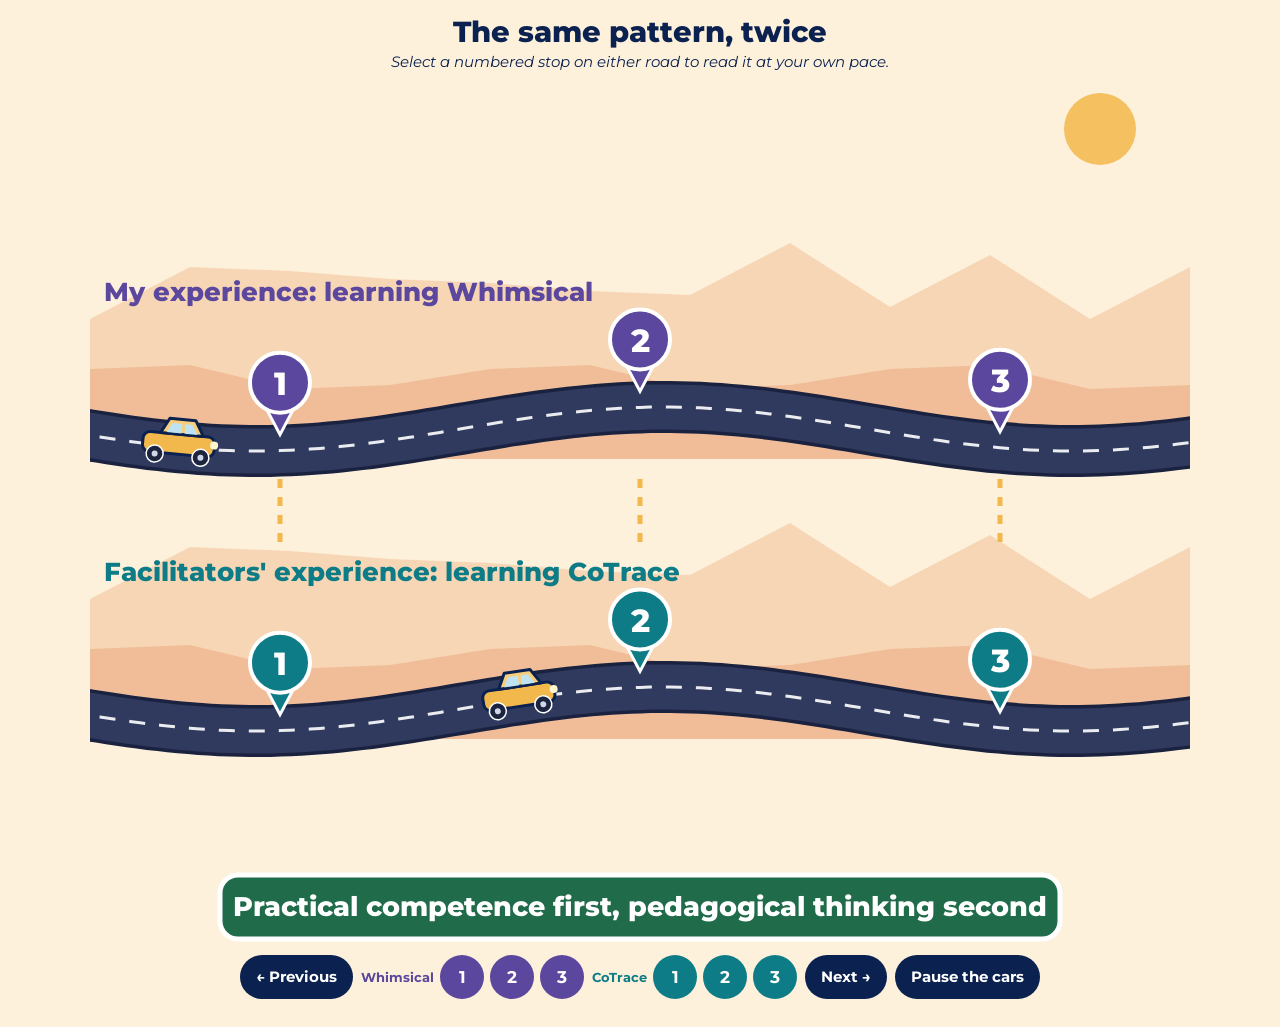
<file: roadmap-hotspots.html>
<!doctype html>
<html lang="en">
<head>
<meta charset="utf-8">
<meta name="viewport" content="width=device-width, initial-scale=1">
<title>The same pattern, twice</title>
<link rel="stylesheet" href="https://fonts.googleapis.com/css2?family=Montserrat:ital,wght@0,400;0,600;0,700;0,800;1,400&display=swap">
<style>
:root{--bg:#fdf1dc;--navy:#0b214f;--p:#5b479d;--t:#0e7c86;--amber:#f2b84b}
*{box-sizing:border-box}
body{margin:0;background:var(--bg);color:var(--navy);font-family:Montserrat,system-ui,sans-serif;padding:14px 14px 18px}
h1{font-size:clamp(1.15rem,3.6vw,1.8rem);text-align:center;margin:0 0 4px;font-weight:800}
.sub{text-align:center;font-style:italic;margin:0 0 8px;font-size:.92rem}
svg{display:block;width:100%;max-width:1100px;height:auto;margin:0 auto}
.pin{cursor:pointer}
.pin .ring{fill:none;stroke:var(--amber);stroke-width:7;opacity:0;transition:opacity .2s}
.pin.on .ring{opacity:1}
.pin:hover .head{filter:brightness(1.12)}
.tools{display:flex;flex-wrap:wrap;gap:8px;justify-content:center;align-items:center;max-width:1100px;margin:6px auto 10px}
.tools button{font:inherit;font-weight:700;font-size:.92rem;border:0;border-radius:999px;padding:9px 16px;cursor:pointer;background:var(--navy);color:#fff;min-height:44px}
.tools .num{width:44px;height:44px;padding:0;font-size:1.05rem;color:#fff}
.num.a{background:var(--p)}.num.b{background:var(--t)}
.num[aria-pressed=true]{outline:3px solid var(--amber);outline-offset:2px}
.tools .sep{width:8px}
button:focus-visible{outline:3px solid #1a73e8;outline-offset:3px}
.wrap{position:relative;max-width:1100px;margin:0 auto}
.pop{position:absolute;z-index:5;width:min(340px,90%);background:#fff;border:3px solid var(--navy);border-radius:14px;padding:12px 38px 12px 14px;box-shadow:0 10px 24px rgba(11,33,79,.3)}
.pop[hidden]{display:none}
.pop.a{border-color:var(--p)}.pop.b{border-color:var(--t)}
.pop::after{content:"";position:absolute;left:var(--ax,50%);width:16px;height:16px;background:#fff;border:3px solid inherit;border-color:inherit;transform:translateX(-50%) rotate(45deg)}
.pop.up::after{bottom:-10px;border-top:0;border-left:0}
.pop.down::after{top:-10px;border-bottom:0;border-right:0}
.pop .x{position:absolute;top:6px;right:6px;width:30px;height:30px;border-radius:50%;border:0;background:var(--navy);color:#fff;font-size:1rem;line-height:1;cursor:pointer;padding:0}
.lane{font-size:.74rem;font-weight:700;letter-spacing:.04em;text-transform:uppercase;margin:0 0 3px}
.pop.a .lane{color:var(--p)}.pop.b .lane{color:var(--t)}
.step{font-size:1.02rem;font-weight:800;margin:0 0 5px;line-height:1.25}
.more{font-size:.88rem;margin:0;line-height:1.4}
.match{font-style:italic;font-size:.82rem;margin:6px 0 0;line-height:1.35}
.grp{display:inline-flex;gap:6px;align-items:center;flex-wrap:wrap;justify-content:center}
.grp .lbl{font-size:.8rem;font-weight:700}
.sr{position:absolute;width:1px;height:1px;overflow:hidden;clip:rect(0 0 0 0)}
@media (prefers-reduced-motion:reduce){.pin .ring{transition:none}}
</style>
</head>
<body>
<h1>The same pattern, twice</h1>
<p class="sub">Select a numbered stop on either road to read it at your own pace.</p>
<div class="wrap" id="wrap"><svg id="map" viewBox="0 0 1100 870" role="img" aria-label="Two winding roads with three numbered stops each. Use the numbered buttons below the map to read each stop.">
  <rect width="1100" height="870" fill="#fdf1dc"/>
  <circle cx="1010" cy="50" r="36" fill="#f2b84b" opacity=".85"/>
  <g id="scene"></g>
  <g id="cars"></g>
  <g id="sign"><rect x="130" y="796" width="840" height="64" rx="18" fill="#1f6b4a" stroke="#fff" stroke-width="5"/>
  <text x="550" y="837" text-anchor="middle" font-size="27" font-weight="800" fill="#fff" font-family="Montserrat,sans-serif">Practical competence first, pedagogical thinking second</text></g>
</svg>
<div class="pop" id="pop" hidden role="group" aria-label="Stop details"></div></div>
<div class="tools" role="group" aria-label="Choose a stop">
  <button type="button" id="prev">&#8592; Previous</button>
  <span class="grp" role="group" aria-label="My experience: learning Whimsical"><span class="lbl" style="color:#5b479d">Whimsical</span><span id="numsA" style="display:contents"></span></span>
  <span class="grp" role="group" aria-label="Facilitators learning CoTrace"><span class="lbl" style="color:#0e7c86">CoTrace</span><span id="numsB" style="display:contents"></span></span>
  <button type="button" id="next">Next &#8594;</button>
  <button type="button" id="motion" aria-pressed="false">Pause the cars</button>
</div>
<div class="sr" id="live" aria-live="polite"></div>
<script>
var NS="http://www.w3.org/2000/svg";
var lanes=[
 {name:"My experience: learning Whimsical",cls:"a",c:"#5b479d",base:350,top:230},
 {name:"Facilitators' experience: learning CoTrace",cls:"b",c:"#0e7c86",base:630,top:510}
];
var SX=[190,550,910];
var stops=[
 {l:0,t:"Unfamiliar tool, no built-in walkthrough",m:"I had to find my own way around, with nothing built in to guide me."},
 {l:0,t:"Tutorials and guidance to find where things were",m:"I used tutorials and guidance to work out where things were."},
 {l:0,t:"Easier to use, so I could focus on the design",m:"Once the tool felt easier, I could put my attention on the design itself."},
 {l:1,t:"Unfamiliar platform, new to its tools",m:"Facilitators arrive new to CoTrace and its tools."},
 {l:1,t:"Unit 1 walkthrough: practical platform skills",m:"Unit 1 walks them through the practical skills of using the platform."},
 {l:1,t:"Then they can focus on the pedagogy",m:"With the platform under control, they can turn to the pedagogy."}
];
function roadY(b,x){return b+22*Math.sin((x-40)/1020*2*Math.PI*1.25+.6);}
function el(n,a,p){var e=document.createElementNS(NS,n);for(var k in a)e.setAttribute(k,a[k]);if(p)p.appendChild(e);return e;}
var scene=document.getElementById("scene"),carsG=document.getElementById("cars");
lanes.forEach(function(L,li){
 var b=L.base,i,pts=[],ms=[],m2=[];
 for(i=0;i<=11;i++){var x=i*100;ms.push([x,b-110+((i*37)%5)*-12-(i%2?28:0)]);m2.push([x,b-60-((i*53)%4)*-10+(i%2?-14:0)]);}
 el("polygon",{points:"0,"+(b+30)+" "+ms.map(function(p){return p.join(",")}).join(" ")+" 1100,"+(b+30),fill:"#e8955a",opacity:".3"},scene);
 el("polygon",{points:"0,"+(b+30)+" "+m2.map(function(p){return p.join(",")}).join(" ")+" 1100,"+(b+30),fill:"#d8643a",opacity:".22"},scene);
 for(var x=-20;x<=1120;x+=10)pts.push(x+","+roadY(b,x).toFixed(1));
 var d="M"+pts.join(" L");
 el("path",{d:d,fill:"none",stroke:"#1a2240","stroke-width":52},scene);
 el("path",{d:d,fill:"none",stroke:"#2f3a5e","stroke-width":45},scene);
 el("path",{d:d,fill:"none",stroke:"#fff","stroke-width":3,"stroke-dasharray":"16 14",opacity:".9"},scene);
 var t=el("text",{x:14,y:b-128,"font-size":26,"font-weight":800,fill:L.c,"font-family":"Montserrat,sans-serif"},scene);t.textContent=L.name;
});
SX.forEach(function(x,i){ el("line",{x1:x,y1:400,x2:x,y2:470,stroke:"#f2b84b","stroke-width":5,"stroke-dasharray":"9 9"},scene);});
var pins=[];
stops.forEach(function(s,i){
 var L=lanes[s.l],x=SX[i%3],ty=roadY(L.base,x)-16,hy=ty-52;
 var g=el("g",{"class":"pin","data-i":i,"aria-hidden":"true"},scene);
 el("circle",{"class":"ring",cx:x,cy:hy,r:37},g);
 var h=el("g",{"class":"head"},g);
 el("polygon",{points:(x-20)+","+(hy+14)+" "+(x+20)+","+(hy+14)+" "+x+","+ty,fill:L.c,stroke:"#fff","stroke-width":3},h);
 el("circle",{cx:x,cy:hy,r:30,fill:L.c,stroke:"#fff","stroke-width":4},h);
 var tx=el("text",{x:x,y:hy+1,"text-anchor":"middle","dominant-baseline":"central","font-size":32,"font-weight":800,fill:"#fff","font-family":"Montserrat,sans-serif"},h);tx.textContent=(i%3)+1;
 g.addEventListener("click",function(){select(i);});
 pins.push(g);
});
/* cars */
var cars=lanes.map(function(L,li){
 var g=el("g",{},carsG);
 el("rect",{x:-36,y:-9,width:72,height:20,rx:7,fill:"#f2b84b",stroke:"#0b214f","stroke-width":3},g);
 el("polygon",{points:"-19,-9 -11,-24 15,-24 24,-9",fill:"#f7cf7a",stroke:"#0b214f","stroke-width":3,"stroke-linejoin":"round"},g);
 el("polygon",{points:"-13,-10 -8,-19.5 2,-19.5 2,-10",fill:"#bfe3f2"},g);
 el("polygon",{points:"5,-10 5,-19.5 12,-19.5 18,-10",fill:"#bfe3f2"},g);
 [-23,23].forEach(function(wx){el("circle",{cx:wx,cy:12.5,r:8.5,fill:"#1d2440",stroke:"#fff","stroke-width":1.5},g);el("circle",{cx:wx,cy:12.5,r:3,fill:"#cfd6e6"},g);});
 el("circle",{cx:35.5,cy:-1,r:4,fill:"#fff6cf"},g);
 return {g:g,x:li?300:-40,mode:"drive",target:0,L:L};
});
function place(c){var b=c.L.base,y=roadY(b,c.x),a=Math.atan2(roadY(b,c.x+3)-roadY(b,c.x-3),6)*180/Math.PI;c.g.setAttribute("transform","translate("+c.x.toFixed(1)+" "+(y-4).toFixed(1)+") rotate("+a.toFixed(1)+")");}
var reduce=window.matchMedia&&matchMedia("(prefers-reduced-motion: reduce)").matches;
var paused=reduce,last=null;
cars.forEach(function(c,i){if(reduce)c.x=60+i*40;place(c);});
function frame(ts){
 if(last===null)last=ts;var dt=Math.min(.05,(ts-last)/1000);last=ts;
 if(!paused){cars.forEach(function(c){
  if(c.mode==="drive"){c.x+=75*dt;if(c.x>1140)c.x=-50;}
  else c.x+=(c.target-c.x)*Math.min(1,dt*4);
  place(c);});}
 requestAnimationFrame(frame);}
requestAnimationFrame(frame);
/* controls */
var btns=[],cur=-1,pop=document.getElementById("pop"),wrap=document.getElementById("wrap"),live=document.getElementById("live");
stops.forEach(function(s,i){var b=document.createElement("button");b.type="button";b.className="num "+lanes[s.l].cls;b.textContent=(i%3)+1;b.setAttribute("aria-pressed","false");
 b.setAttribute("aria-label",(s.l?"Facilitators, CoTrace":"My experience, Whimsical")+", stop "+((i%3)+1)+": "+s.t);b.addEventListener("click",function(){select(i);});
 document.getElementById(s.l?"numsB":"numsA").appendChild(b);btns.push(b);});
function esc(s){return s.replace(/&/g,"&amp;").replace(/</g,"&lt;");}
function closePop(){cur=-1;pop.hidden=true;btns.forEach(function(b){b.setAttribute("aria-pressed","false");});pins.forEach(function(p){p.classList.remove("on");});}
function position(){
 if(cur<0)return;var s=stops[cur],L=lanes[s.l],svg=document.getElementById("map"),k=svg.clientWidth/1100,x=SX[cur%3],hy=roadY(L.base,x)-68;
 var pw=pop.offsetWidth,ph=pop.offsetHeight,W=wrap.clientWidth,H=wrap.clientHeight,gap=44*k;
 var left=Math.max(4,Math.min(W-pw-4,x*k-pw/2)),up=!s.l,top;
 if(up){top=(hy*k)-gap-ph+14*k;}else{top=(hy*k)+gap+10*k;}
 if(top<4||top+ph>H-4){ if(up&&top<4){top=Math.min(H-ph-4,(hy*k)+gap+10*k);up=false;} else if(!up&&top+ph>H-4){top=Math.max(4,(hy*k)-gap-ph+14*k);up=true;} }
 top=Math.max(4,Math.min(H-ph-4,top));
 pop.style.left=left+"px";pop.style.top=top+"px";pop.style.setProperty("--ax",Math.max(24,Math.min(pw-24,x*k-left))+"px");
 pop.className="pop "+L.cls+" "+(up?"up":"down");
}
function select(i){
 cur=i;var s=stops[i],L=lanes[s.l],o=stops[(i+3)%6];
 btns.forEach(function(b,k){b.setAttribute("aria-pressed",k===i);});
 pins.forEach(function(p,k){p.classList.toggle("on",k===i);});
 pop.innerHTML='<button type="button" class="x" aria-label="Close">&#215;</button><p class="lane">'+esc(L.name)+' &middot; Stop '+((i%3)+1)+'</p><p class="step">'+esc(s.t)+'</p><p class="more">'+esc(s.m)+'</p>';
 pop.hidden=false;pop.querySelector(".x").addEventListener("click",closePop);
 pop.className="pop "+L.cls;position();
 live.textContent=L.name+", stop "+((i%3)+1)+": "+s.t+". "+s.m;
 var c=cars[s.l];c.mode="park";c.target=SX[i%3];if(paused||reduce){c.x=c.target;place(c);}
}
document.getElementById("prev").addEventListener("click",function(){select(cur<=0?5:cur-1);});
document.getElementById("next").addEventListener("click",function(){select(cur>=5?0:cur+1);});
document.addEventListener("keydown",function(e){if(e.key==="Escape")closePop();});
window.addEventListener("resize",position);
var mb=document.getElementById("motion");
if(reduce){mb.textContent="Cars drive: off (reduced motion)";mb.disabled=true;}
mb.addEventListener("click",function(){paused=!paused;mb.setAttribute("aria-pressed",paused);mb.textContent=paused?"Let the cars drive":"Pause the cars";
 if(!paused)cars.forEach(function(c){c.mode="drive";});});
</script>
</body>
</html>
</file>
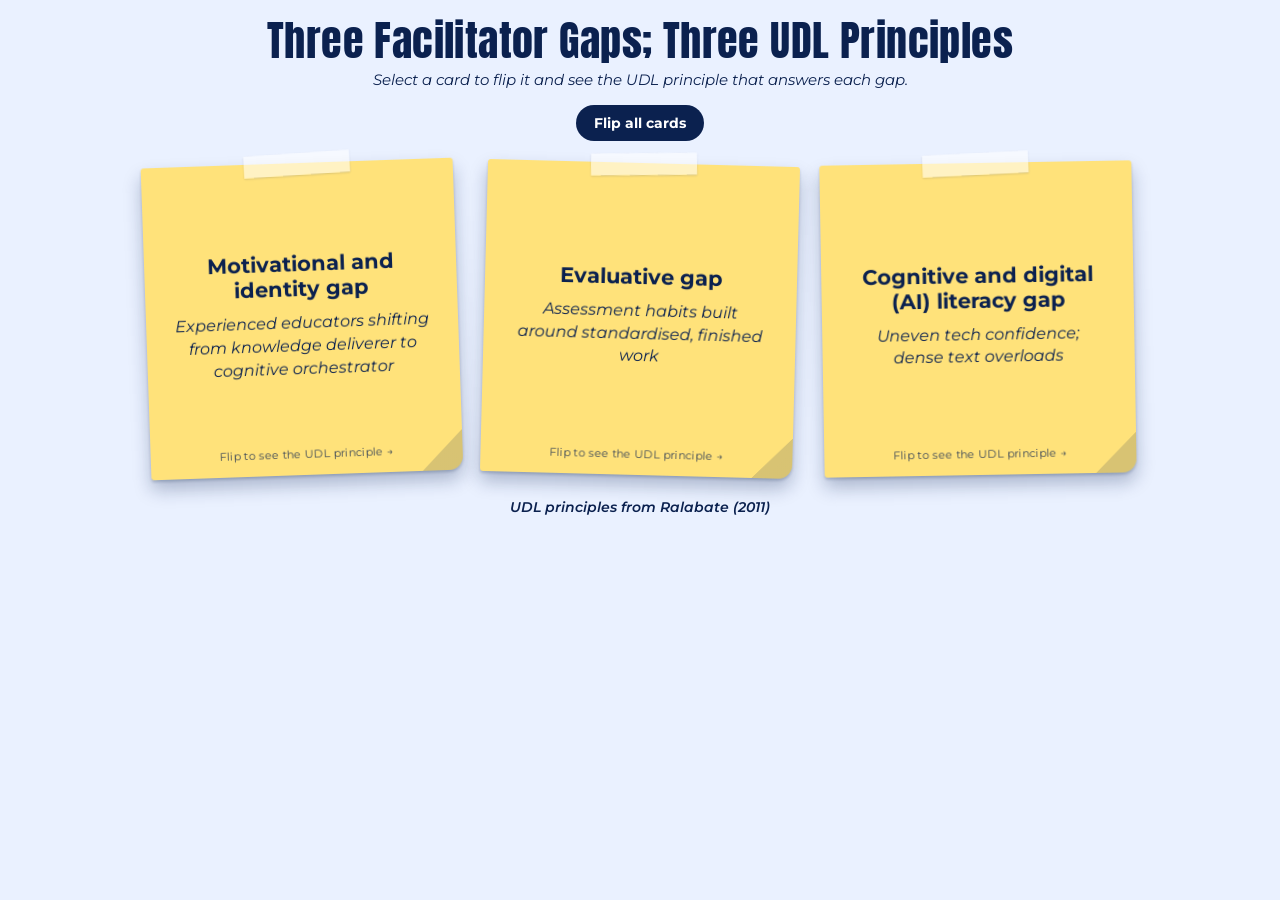
<file: udl-flipcards.html>
<!doctype html>
<html lang="en">
<head>
<meta charset="utf-8">
<meta name="viewport" content="width=device-width, initial-scale=1">
<title>Three facilitator gaps, three UDL principles</title>
<link rel="preconnect" href="https://fonts.googleapis.com">
<link rel="stylesheet" href="https://fonts.googleapis.com/css2?family=Anton&family=Montserrat:ital,wght@0,400;0,700;1,400;1,600&display=swap">
<style>
:root{--bg:#eaf1ff;--navy:#0b214f;--gap:#3f68ab}
*{box-sizing:border-box}
body{margin:0;background:var(--bg);color:var(--navy);font-family:Montserrat,system-ui,sans-serif;padding:18px 16px 14px}
h1{font-family:Anton,Impact,"Arial Narrow",sans-serif;font-weight:400;white-space:nowrap;font-size:clamp(.9rem,4.5vw,2.6rem);text-align:center;margin:0 0 6px;letter-spacing:.01em;line-height:1.1}
.sub{text-align:center;font-style:italic;margin:0 0 16px;font-size:.95rem}
.tools{text-align:center;margin-bottom:14px}
.tools button{font:inherit;font-weight:700;font-size:.9rem;background:var(--navy);color:#fff;border:0;border-radius:999px;padding:9px 18px;cursor:pointer}
.tools button:focus-visible,.card:focus-visible{outline:3px solid #f2b84b;outline-offset:3px}
.grid{display:grid;grid-template-columns:repeat(3,1fr);gap:26px;max-width:1000px;margin:0 auto;padding:8px 6px}
.card{all:unset;box-sizing:border-box;display:block;width:100%;aspect-ratio:1/1;cursor:pointer;perspective:1200px;container-type:inline-size;transition:transform .25s;transform:rotate(var(--r,0deg))}
.card:hover{transform:rotate(0deg) scale(1.02)}
.inner{display:block;position:relative;width:100%;height:100%;transition:transform .6s;transform-style:preserve-3d}
.card[aria-pressed=true] .inner{transform:rotateY(180deg)}
.face{position:absolute;inset:0;border-radius:3px 3px 14px 3px;backface-visibility:hidden;-webkit-backface-visibility:hidden;display:flex;flex-direction:column;justify-content:center;align-items:center;text-align:center;padding:12cqw 9cqw 14cqw;color:var(--navy);box-shadow:0 10px 18px rgba(11,33,79,.28),0 2px 3px rgba(11,33,79,.2)}
.face::before{content:"";position:absolute;top:-10px;left:50%;width:34%;height:22px;transform:translateX(-50%) rotate(-2deg);background:rgba(255,255,255,.55);box-shadow:0 1px 2px rgba(11,33,79,.15)}
.face::after{content:"";position:absolute;right:0;bottom:0;width:13%;height:13%;background:linear-gradient(135deg,rgba(11,33,79,.0) 50%,rgba(11,33,79,.16) 50%);border-radius:0 0 14px 0}
.front{background:#ffe27a}
.back{transform:rotateY(180deg);background:var(--c)}
.t,.d{display:block}
.t{font-weight:700;font-size:clamp(.95rem,6.6cqw,1.3rem);line-height:1.2;margin:0 0 3cqw}
.back .t{font-weight:400}.back .t b{display:block;font-weight:800;font-size:1.12em;margin-top:2px}
.d{font-style:italic;font-size:clamp(.85rem,5.2cqw,1.08rem);line-height:1.4}
.hint{position:absolute;bottom:4.5cqw;left:0;right:0;font-size:clamp(.68rem,3.6cqw,.8rem);opacity:.8;letter-spacing:.03em}
@media (max-width:600px){.grid{grid-template-columns:1fr;max-width:360px;gap:30px}}
@media (prefers-reduced-motion:reduce){.inner,.card{transition:none}}
.credit{text-align:center;font-style:italic;font-weight:600;font-size:.85rem;margin:16px 0 0}
@media (prefers-reduced-motion:reduce){.inner{transition:none}}
</style>
</head>
<body>
<h1>Three Facilitator Gaps; Three UDL Principles</h1>
<p class="sub">Select a card to flip it and see the UDL principle that answers each gap.</p>
<div class="tools"><button id="all" type="button">Flip all cards</button></div>
<div class="grid" id="grid"></div>
<p class="credit">UDL principles from Ralabate (2011)</p>
<script>
var cards=[
 {gap:"Motivational and identity gap",gd:"Experienced educators shifting from knowledge deliverer to cognitive orchestrator",p:"ENGAGEMENT",pd:"A climate of trust, errors as learning opportunities, tasks tied to real jobs",c:"#dcc9f7",r:"-2deg"},
 {gap:"Evaluative gap",gd:"Assessment habits built around standardised, finished work",p:"ACTION AND EXPRESSION",pd:"Different ways to show competence",c:"#bfe9e1",r:"1.5deg"},
 {gap:"Cognitive and digital (AI) literacy gap",gd:"Uneven tech confidence; dense text overloads",p:"REPRESENTATION",pd:"Visual, auditory and conceptual forms",c:"#ffd2b3",r:"-1deg"}
];
var grid=document.getElementById("grid"),btns=[];
function label(b,i){var c=cards[i],on=b.getAttribute("aria-pressed")==="true";
 b.setAttribute("aria-label",on?("UDL principle: multiple means of "+c.p.toLowerCase()+". "+c.pd+". Press to flip back to the gap."):("Facilitator gap: "+c.gap+". "+c.gd+". Press to reveal the UDL principle that answers it."));
 b.querySelector(".front").setAttribute("aria-hidden",on);b.querySelector(".back").setAttribute("aria-hidden",!on);}
cards.forEach(function(c,i){
 var b=document.createElement("button");b.type="button";b.className="card";b.setAttribute("aria-pressed","false");b.style.setProperty("--c",c.c);b.style.setProperty("--r",c.r);
 b.innerHTML='<span class="inner"><span class="face front"><span class="t">'+c.gap+'</span><span class="d">'+c.gd+'</span><span class="hint">Flip to see the UDL principle &#8594;</span></span>'+
 '<span class="face back"><span class="t">Multiple means of <b>'+c.p+'</b></span><span class="d">'+c.pd+'</span><span class="hint">&#8592; Flip back to the gap</span></span></span>';
 b.addEventListener("click",function(){b.setAttribute("aria-pressed",b.getAttribute("aria-pressed")==="true"?"false":"true");label(b,i);});
 grid.appendChild(b);btns.push(b);label(b,i);
});
var all=document.getElementById("all"),flipped=false;
all.addEventListener("click",function(){flipped=!flipped;btns.forEach(function(b,i){b.setAttribute("aria-pressed",flipped);label(b,i);});all.textContent=flipped?"Flip all back":"Flip all cards";});
</script>
</body>
</html>
</file>
<file: css/style.css>
/* Multimodal Journal: an LMS-style layout. One header, a contents sidebar, a content pane. */
:root {
  --bg: #eef3fc; --surface: #ffffff; --surface2: #f4f7fd; --fg: #0b214f; --muted: #3d4d78; --line: #cfd8ee;
  --brand: #0b214f; --brand-fg: #ffffff; --accent: #5b479d; --accent-soft: #e8e1fb; --teal: #0e7c86;
  --link: #3a2f8f; --focus: #0b214f; --mark: #fff0bf; --ok: #1b6b2a;
  --display: "Bricolage Grotesque", "Trebuchet MS", system-ui, sans-serif;
  --body: "Figtree", system-ui, -apple-system, "Segoe UI", sans-serif;
  --scale: 100%; --lh: 1.65;
  color-scheme: light;
}
@media (prefers-color-scheme: dark) {
  :root:not([data-theme="light"]):not([data-theme="hc"]) {
    --bg: #0c1229; --surface: #141c3b; --surface2: #1a2448; --fg: #e8ecff; --muted: #b3bddf; --line: #2b3763;
    --brand: #121a3a; --brand-fg: #ffffff; --accent: #b9a8ff; --accent-soft: #2c2557; --teal: #4fd1d9;
    --link: #c1b3ff; --focus: #e8ecff; --mark: #4d4210; --ok: #b9f0c2; color-scheme: dark;
  }
}
:root[data-theme="dark"] {
  --bg: #0c1229; --surface: #141c3b; --surface2: #1a2448; --fg: #e8ecff; --muted: #b3bddf; --line: #2b3763;
  --brand: #121a3a; --brand-fg: #ffffff; --accent: #b9a8ff; --accent-soft: #2c2557; --teal: #4fd1d9;
  --link: #c1b3ff; --focus: #e8ecff; --mark: #4d4210; --ok: #b9f0c2; color-scheme: dark;
}
:root[data-theme="hc"] {
  --bg: #000000; --surface: #000000; --surface2: #0d0d0d; --fg: #ffffff; --muted: #ffffff; --line: #ffffff;
  --brand: #000000; --brand-fg: #ffffff; --accent: #ffe600; --accent-soft: #1a1a00; --teal: #00ffff;
  --link: #ffe600; --focus: #ffe600; --mark: #333300; --ok: #7dff9a; color-scheme: dark;
}
:root.readable { --body: "Atkinson Hyperlegible", "Figtree", system-ui, sans-serif; --display: "Atkinson Hyperlegible", "Figtree", system-ui, sans-serif; }
:root.spacing { --lh: 2; }

* { box-sizing: border-box; }
html { font-size: var(--scale); scroll-padding-top: 76px; }
body { margin: 0; background: var(--bg); color: var(--fg); font-family: var(--body); line-height: var(--lh); font-size: 1rem; }
.sr { position: absolute; width: 1px; height: 1px; overflow: hidden; clip: rect(0 0 0 0); white-space: nowrap; }
.skip { position: absolute; left: 8px; top: -60px; background: var(--accent); color: #fff; padding: 10px 14px; border-radius: 8px; z-index: 100; }
.skip:focus { top: 8px; }
a { color: var(--link); }
:focus-visible { outline: 3px solid var(--focus); outline-offset: 3px; border-radius: 4px; }
[hidden] { display: none !important; }

/* header */
.topbar { position: sticky; top: 0; z-index: 30; display: flex; align-items: center; gap: 12px; background: var(--brand); color: var(--brand-fg);
  padding: 10px max(20px, env(safe-area-inset-right)) 10px max(20px, env(safe-area-inset-left)); min-height: 56px; border-bottom: 3px solid var(--accent); }
.brand { display: flex; flex-direction: column; line-height: 1.2; min-width: 0; flex: 1; }
.brand-title { font-family: var(--display); font-weight: 700; font-size: 1.15rem; }
.brand-sub { font-size: .8rem; opacity: .85; white-space: nowrap; overflow: hidden; text-overflow: ellipsis; }
.icon-btn, .pill-btn { font: inherit; cursor: pointer; color: var(--brand-fg); background: transparent; border: 2px solid rgba(255,255,255,.55); border-radius: 10px; padding: 6px 12px; }
.pill-btn[aria-expanded="true"] { background: var(--accent); border-color: var(--accent); color: #fff; }
.menu-btn { display: none; font-size: 1.2rem; line-height: 1; }
:root[data-theme="hc"] .pill-btn[aria-expanded="true"] { color: #000; }

/* accessibility panel */
.a11y { background: var(--surface); border-bottom: 1px solid var(--line); padding: 14px max(16px, env(safe-area-inset-right)) 18px max(16px, env(safe-area-inset-left)); }
.a11y-grid { max-width: 1100px; margin: 0 auto; display: grid; grid-template-columns: repeat(auto-fit, minmax(240px, 1fr)); gap: 14px; }
fieldset { border: 1px solid var(--line); border-radius: 12px; padding: 10px 14px 14px; margin: 0; display: flex; flex-direction: column; gap: 10px; min-width: 0; }
legend { font-weight: 700; padding: 0 6px; }
label { display: flex; flex-direction: column; gap: 4px; font-size: .95rem; }
label.check { flex-direction: row; align-items: center; gap: 8px; }
select { font: inherit; padding: 8px; border-radius: 8px; border: 2px solid var(--line); background: var(--surface2); color: var(--fg); max-width: 100%; }
.row { display: flex; gap: 8px; flex-wrap: wrap; }
.hint { margin: 0; font-size: .85rem; color: var(--muted); }
.btn { font: inherit; cursor: pointer; border-radius: 10px; border: 2px solid var(--accent); background: var(--accent); color: #fff; padding: 8px 14px; text-decoration: none; display: inline-block; font-weight: 600; }
.btn.ghost { background: transparent; color: var(--fg); border-color: var(--line); }
.btn[aria-pressed="true"] { background: var(--teal); border-color: var(--teal); color: #fff; }
:root[data-theme="dark"] .btn:not(.ghost), :root[data-theme="hc"] .btn:not(.ghost) { color: #0b0b1f; }
:root[data-theme="hc"] .btn.ghost { border-color: #fff; }
@media (prefers-color-scheme: dark) { :root:not([data-theme="light"]):not([data-theme="hc"]) .btn:not(.ghost) { color: #0b0b1f; } }

/* layout */
.layout { display: grid; grid-template-columns: 300px minmax(0, 1fr); align-items: start; }
.sidebar { position: sticky; top: 59px; height: calc(100vh - 59px); overflow-y: auto; padding: 20px 12px 28px max(16px, env(safe-area-inset-left)); border-right: 1px solid var(--line); background: var(--surface); }
.side-label { margin: 0 0 8px 8px; font-size: .78rem; letter-spacing: .08em; text-transform: uppercase; color: var(--muted); font-weight: 700; }
.entry-list { list-style: none; margin: 0; padding: 0; display: flex; flex-direction: column; gap: 4px; }
.entry-list a { display: flex; gap: 12px; align-items: flex-start; padding: 12px; font-size: 1.1rem; border-radius: 10px; text-decoration: none; color: var(--fg); border-left: 5px solid transparent; line-height: 1.3; }
.entry-list a:hover { background: var(--surface2); }
.entry-list a[aria-current="page"] { background: var(--accent-soft); border-left-color: var(--accent); font-weight: 600; }
.num { flex: none; width: 1.9em; height: 1.9em; border-radius: 50%; display: inline-flex; align-items: center; justify-content: center; background: var(--brand); color: var(--brand-fg); font-size: .85rem; font-weight: 700; }
:root[data-theme="hc"] .num { border: 2px solid #fff; }
.entry-list a[aria-current="page"] .num { background: var(--accent); color: #fff; }
:root[data-theme="hc"] .entry-list a[aria-current="page"] .num { color: #000; }
.scrim { position: fixed; inset: 0; background: rgba(0,0,0,.45); z-index: 19; }

.main { padding: 22px max(24px, env(safe-area-inset-right)) 40px 28px; min-width: 0; }
.pagebar { display: flex; justify-content: space-between; align-items: center; gap: 12px; flex-wrap: wrap; margin-bottom: 14px; }
.crumb { margin: 0; color: var(--muted); font-size: .9rem; }
.content { background: var(--surface); border: 1px solid var(--line); border-radius: 16px; padding: clamp(18px, 3vw, 40px); }
.content:focus { outline: none; }
.content h1 { font-family: var(--display); font-size: clamp(1.7rem, 4.5vw, 2.4rem); line-height: 1.12; margin: 0 0 6px; text-wrap: balance; }
.content h1:focus { outline: none; }
.content h2 { font-family: var(--display); font-size: 1.35rem; margin: 1.8em 0 .4em; color: var(--accent); }
.content h3 { font-size: 1.1rem; margin: 1.4em 0 .3em; }
.content p, .content li { max-width: 68ch; }
.content p { margin: .7em 0; }
.kicker { color: var(--muted); font-size: .95rem; margin: 0 0 1.2em; }
.note { background: var(--surface2); border-left: 5px solid var(--teal); border-radius: 8px; padding: 10px 14px; font-size: .95rem; }
.tag { display: inline-block; font-size: .78rem; letter-spacing: .05em; text-transform: uppercase; background: var(--accent-soft); color: var(--fg); padding: 2px 10px; border-radius: 99px; font-weight: 700; margin-bottom: 8px; }

/* media */
figure { margin: 1.6em 0; display: flex; flex-direction: column; gap: 8px; }
figure img, figure video { max-width: 100%; height: auto; border-radius: 12px; border: 1px solid var(--line); background: var(--surface2); align-self: center; }
figure.narrow img { max-width: 460px; width: 100%; }
figcaption { font-size: .92rem; color: var(--muted); max-width: 68ch; }
.fig-tools { display: flex; gap: 8px; flex-wrap: wrap; }
.fig-tools .btn { padding: 4px 10px; font-size: .88rem; }
details { background: var(--surface2); border: 1px solid var(--line); border-radius: 10px; padding: 8px 12px; }
details summary { cursor: pointer; font-weight: 600; }
details p { margin: .5em 0 .2em; }
.missing { border: 2px dashed var(--line); border-radius: 12px; padding: 22px; text-align: center; color: var(--muted); background: var(--surface2); }
.embed { width: 100%; border: 1px solid var(--line); border-radius: 12px; background: #fff; }
.embed-links { font-size: .92rem; }

/* reading highlight */
.reading { background: var(--mark); box-shadow: 0 0 0 6px var(--mark); border-radius: 4px; }

/* reader question */
.reader-q { margin-top: 2em; border: 2px solid var(--accent); border-radius: 14px; padding: 16px 18px; background: var(--surface2); }
.reader-q h2 { margin-top: 0; }
.reader-q textarea { width: 100%; min-height: 96px; font: inherit; padding: 10px; border-radius: 10px; border: 2px solid var(--line); background: var(--surface); color: var(--fg); }
.reader-q .reply { margin-top: 10px; padding: 10px 14px; border-radius: 10px; background: var(--accent-soft); }
.reader-q .small { font-size: .85rem; color: var(--muted); margin: 6px 0; }

/* references */
.refs { list-style: none; padding: 0; margin: 0; }
.refs li { padding-left: 2em; text-indent: -2em; margin: .6em 0; font-size: .95rem; }

.pager { display: flex; justify-content: space-between; gap: 12px; flex-wrap: wrap; margin-top: 16px; }
.foot { margin-top: 28px; color: var(--muted); font-size: .85rem; }

@media (max-width: 900px) {
  .layout { grid-template-columns: minmax(0, 1fr); }
  .menu-btn { display: inline-block; }
  .sidebar { position: fixed; z-index: 20; top: 0; left: 0; bottom: 0; width: min(320px, 88vw); height: auto; max-height: none; padding-top: 70px; transform: translateX(-102%); transition: transform .25s; }
  .sidebar.open { transform: none; }
  .main { padding: 16px max(16px, env(safe-area-inset-right)) 32px max(16px, env(safe-area-inset-left)); }
  .brand-sub { display: none; }
}
@media (prefers-reduced-motion: reduce) { .sidebar { transition: none; } }
@media print { .topbar, .a11y, .sidebar, .pagebar, .pager, .reader-q textarea { display: none !important; } .content { border: none; } }

/* embedded interactive pages */
.embed.tall { height: 1260px; }
.embed.mid { height: 900px; }
@media (max-width: 600px) { .embed.tall { height: 1800px; } .embed.mid { height: 1000px; } }

/* long web addresses in references must wrap, never widen the page */
.refs li, .content p, .content li, figcaption { overflow-wrap: anywhere; }

/* banners */
.banner { margin: 0 0 1.2em; }
.banner img { width: 100%; height: auto; display: block; border-radius: 12px; border: 1px solid var(--line); }
.credit { font-size: .8rem; color: var(--muted); }
.site-strip { margin-bottom: 14px; }
.site-strip img { width: 100%; height: 110px; object-fit: cover; border-radius: 12px; display: block; border: 1px solid var(--line); }
.embed.video { aspect-ratio: 16 / 9; height: auto; }
.embed.short { height: 420px; }
.content blockquote { margin: 1em 0; padding: 4px 16px; border-left: 5px solid var(--accent); background: var(--surface2); border-radius: 0 8px 8px 0; }
.note p:first-child { margin-top: 0; } .note p:last-child { margin-bottom: 0; }

/* centred reading column, larger text; media stays full width */
.content > *:not(.banner.cover) { max-width: 50rem !important; margin-left: auto !important; margin-right: auto !important; }
.content p, .content li { max-width: none; font-size: 1.25rem; }
.content h1 { font-size: clamp(2rem, 4vw, 2.9rem); }
.content h2 { font-size: 1.65rem; }
.kicker { font-size: 1.1rem; }
.refs li { font-size: 1.05rem; }
.pager { max-width: none; }
@media (max-width: 900px) { .content p, .content li { font-size: 1.1rem; } }

/* entry banners all share one shape, so they are the same height */
.banner:not(.cover) img { aspect-ratio: 32 / 9; height: auto; object-fit: cover; object-position: center; }

/* flipcards embed */
.embed.cards { height: 540px; }
@media (max-width: 660px) { .embed.cards { height: 1260px; } }

.embed.road { height: 960px; }
@media (max-width: 660px) { .embed.road { height: 620px; } }

/* tables */
.tablefig .table-wrap { overflow-x: auto; border: 1px solid var(--line); border-radius: 12px; background: var(--surface); }
.tablefig table { border-collapse: collapse; width: 100%; font-size: 1.02rem; min-width: 560px; }
.tablefig th, .tablefig td { text-align: left; vertical-align: top; padding: .65rem .8rem; border-bottom: 1px solid var(--line); line-height: 1.45; }
.tablefig thead th { background: var(--accent-soft, rgba(91,71,157,.14)); font-weight: 700; }
.tablefig tbody tr:last-child th, .tablefig tbody tr:last-child td { border-bottom: 0; }
.side-link { margin: 18px 8px 0; padding-top: 14px; border-top: 1px solid var(--line); font-weight: 600; }
.side-link a { color: var(--accent, inherit); text-decoration: underline; text-underline-offset: 3px; }
.side-link a:hover, .side-link a:focus-visible { text-decoration-thickness: 2px; }
.tablefig tbody th { font-weight: 700; white-space: nowrap; }
.embed.timeline { height: 520px; }
@media (max-width: 660px) { .embed.timeline { height: 720px; } }
</file>
